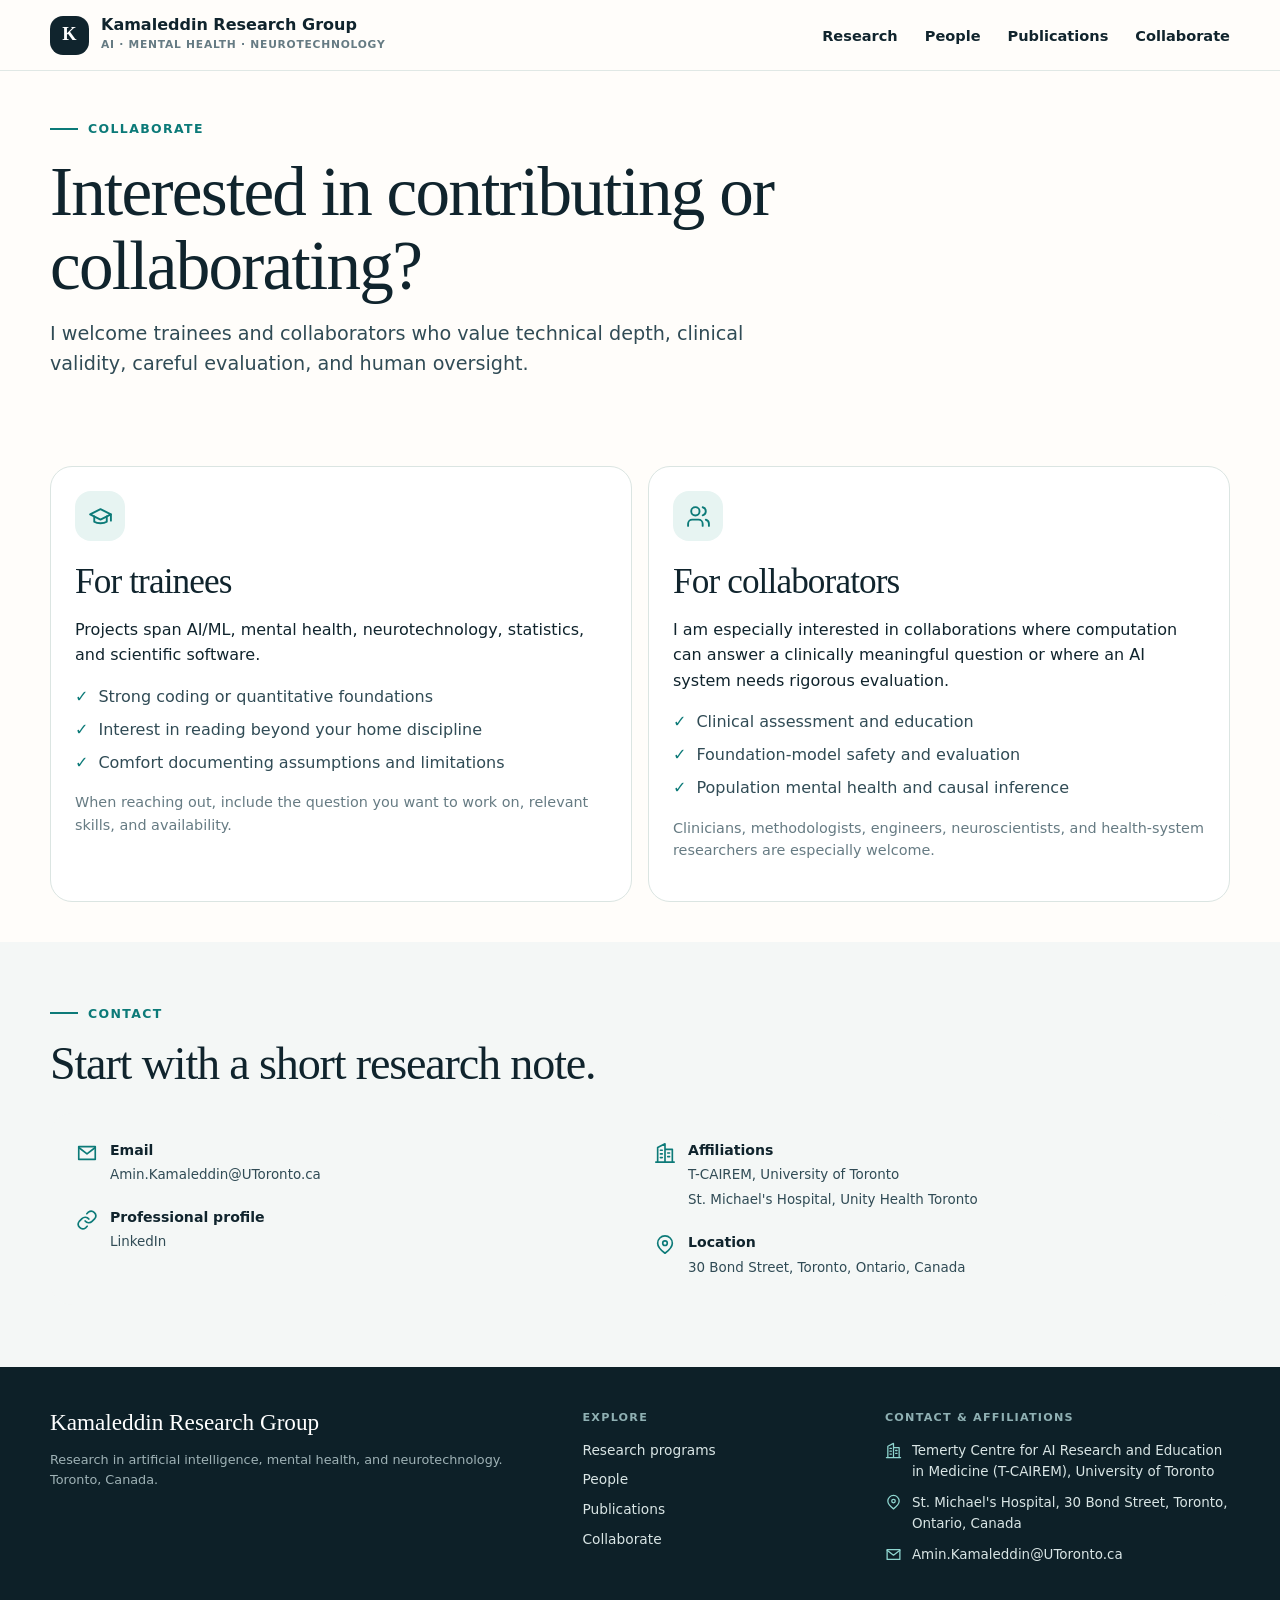
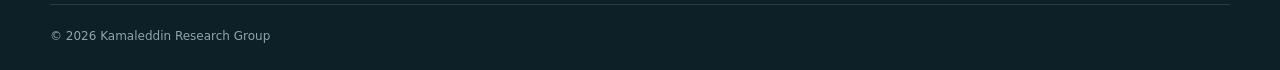
<file: join.html>
<!DOCTYPE html>

<html lang="en"><head><meta charset="utf-8"/><meta content="width=device-width,initial-scale=1" name="viewport"/><title>Collaborate | Kamaleddin Research Group</title><meta content="Research opportunities and collaboration in AI, mental health, and neurotechnology in Toronto." name="description"/><link href="https://kamaleddinlab.github.io/join.html" rel="canonical"/><link href="assets/img/favicon.svg" rel="icon"/><link href="assets/css/site.css" rel="stylesheet"/><meta content="Collaborate | Kamaleddin Research Group" property="og:title"/><meta content="Research opportunities and collaboration in AI, mental health, and neurotechnology in Toronto." property="og:description"/><meta content="https://kamaleddinlab.github.io/assets/img/social-card.png" property="og:image"/><meta content="website" property="og:type"/><meta content="summary_large_image" name="twitter:card"/><meta content="https://kamaleddinlab.github.io/join.html" property="og:url"/></head><body><header class="site-header"><div class="container nav"><a class="brand" href="index.html"><span class="brand-mark">K</span><span class="brand-copy"><strong>Kamaleddin Research Group</strong><span>AI · Mental Health · Neurotechnology</span></span></a><nav class="nav-links"><a href="research.html">Research</a><a href="people.html">People</a><a href="publications.html">Publications</a><a href="join.html">Collaborate</a></nav><button aria-label="Open navigation" class="nav-toggle"><span data-icon="network"></span></button></div></header>
<main><section class="page-hero"><div class="container"><div class="eyebrow">Collaborate</div><h1>Interested in contributing or collaborating?</h1><p class="lead">I welcome trainees and collaborators who value technical depth, clinical validity, careful evaluation, and human oversight.</p></div></section><section class="section-sm"><div class="container"><div class="join-grid"><div class="join-card"><div class="program-icon"><span data-icon="grad"></span></div><h2>For trainees</h2><p>Projects span AI/ML, mental health, neurotechnology, statistics, and scientific software.</p><ul><li>Strong coding or quantitative foundations</li><li>Interest in reading beyond your home discipline</li><li>Comfort documenting assumptions and limitations</li></ul><p class="small muted">When reaching out, include the question you want to work on, relevant skills, and availability.</p></div><div class="join-card"><div class="program-icon"><span data-icon="users"></span></div><h2>For collaborators</h2><p>I am especially interested in collaborations where computation can answer a clinically meaningful question or where an AI system needs rigorous evaluation.</p><ul><li>Clinical assessment and education</li><li>Foundation-model safety and evaluation</li><li>Population mental health and causal inference</li></ul><p class="small muted">Clinicians, methodologists, engineers, neuroscientists, and health-system researchers are especially welcome.</p></div></div></div></section><section class="section section-tint"><div class="container"><div class="section-head"><div><div class="eyebrow">Contact</div><h2>Start with a short research note.</h2></div></div><div class="contact-box"><div><div class="contact-item"><span data-icon="mail"></span><div><b>Email</b><a href="mailto:Amin.Kamaleddin@UToronto.ca">Amin.Kamaleddin@UToronto.ca</a></div></div><div class="contact-item" style="margin-top:20px"><span data-icon="link"></span><div><b>Professional profile</b><a href="https://ca.linkedin.com/in/kamaleddin" target="_blank">LinkedIn</a></div></div></div><div><div class="contact-item"><span data-icon="building"></span><div><b>Affiliations</b><span>T-CAIREM, University of Toronto<br/>St. Michael's Hospital, Unity Health Toronto</span></div></div><div class="contact-item" style="margin-top:20px"><span data-icon="map"></span><div><b>Location</b><span>30 Bond Street, Toronto, Ontario, Canada</span></div></div></div></div></div></section></main><footer class="site-footer"><div class="container"><div class="footer-grid"><div><div class="footer-brand">Kamaleddin Research Group</div><div class="footer-small">Research in artificial intelligence, mental health, and neurotechnology. Toronto, Canada.</div></div><div><div class="footer-title">Explore</div><div class="footer-list"><a href="research.html">Research programs</a><a href="people.html">People</a><a href="publications.html">Publications</a><a href="join.html">Collaborate</a></div></div><div><div class="footer-title">Contact &amp; affiliations</div><div class="address-line"><span data-icon="building"></span><span>Temerty Centre for AI Research and Education in Medicine (T-CAIREM), University of Toronto</span></div><div class="address-line"><span data-icon="map"></span><span>St. Michael's Hospital, 30 Bond Street, Toronto, Ontario, Canada</span></div><div class="address-line"><span data-icon="mail"></span><a href="mailto:Amin.Kamaleddin@UToronto.ca">Amin.Kamaleddin@UToronto.ca</a></div></div></div><div class="footer-bottom"><div>© 2026 Kamaleddin Research Group</div></div></div></footer><script src="assets/js/site.js"></script></body></html>
</file>
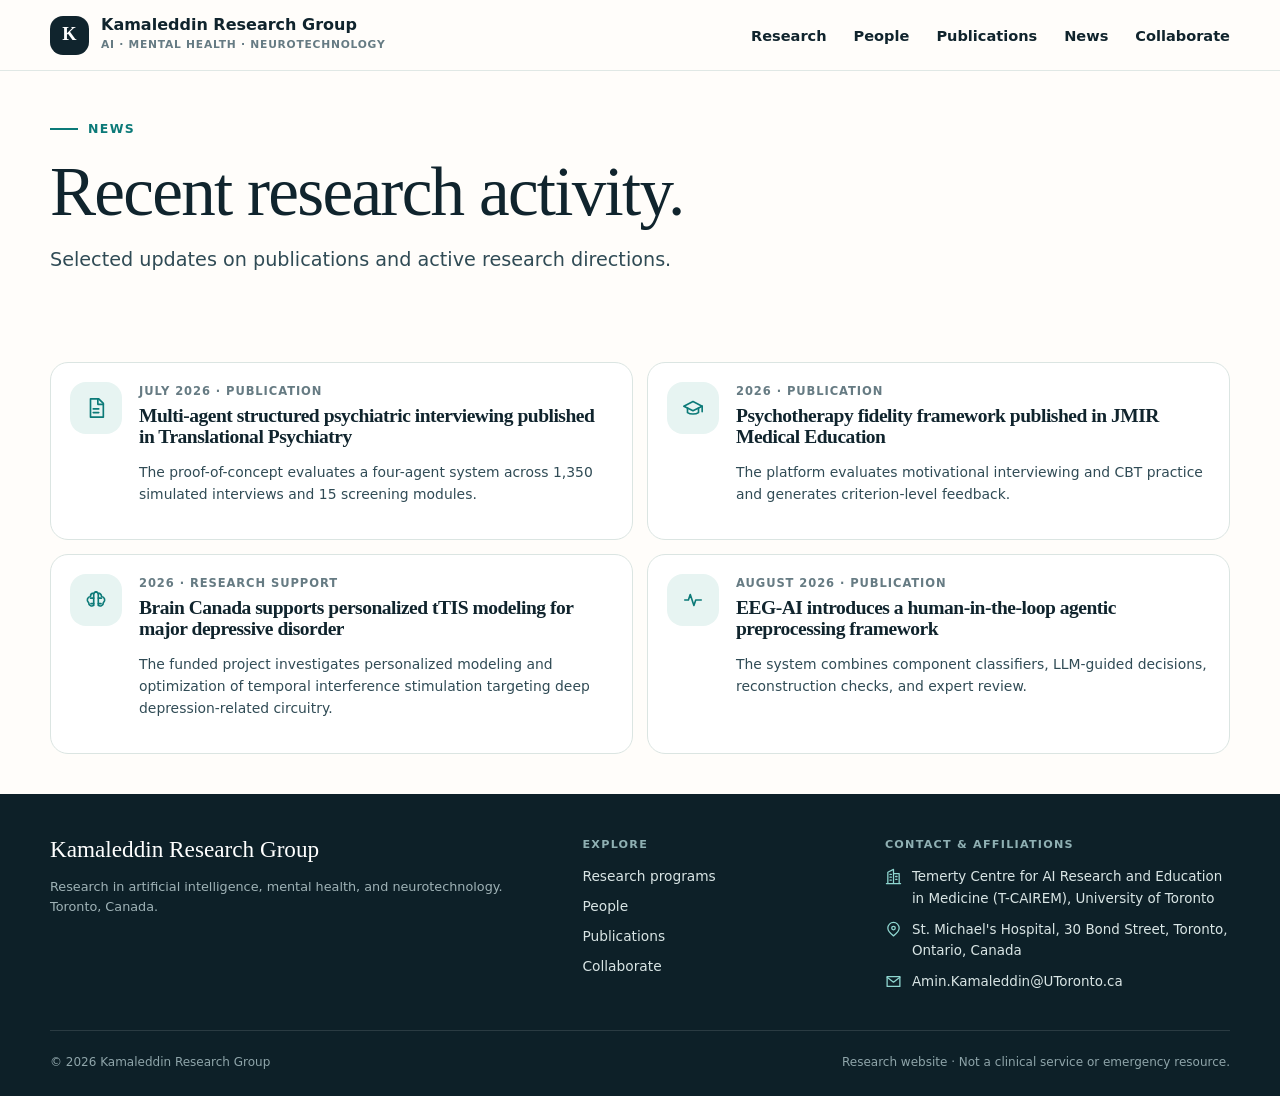
<file: news.html>
<!DOCTYPE html>
<html lang="en"><head><meta charset="utf-8"/><meta content="width=device-width,initial-scale=1" name="viewport"/><title>News | Kamaleddin Research Group</title><meta content="Recent publications, funded directions, and research activity." name="description"/><link href="https://kamaleddinlab.github.io/news.html" rel="canonical"/><link href="assets/img/favicon.svg" rel="icon"/><link href="assets/css/site.css" rel="stylesheet"/><meta content="News | Kamaleddin Research Group" property="og:title"/><meta content="Recent publications, funded directions, and research activity." property="og:description"/><meta content="https://kamaleddinlab.github.io/assets/img/social-card.png" property="og:image"/><meta content="website" property="og:type"/><meta content="summary_large_image" name="twitter:card"/><meta content="https://kamaleddinlab.github.io/news.html" property="og:url"/></head><body><header class="site-header"><div class="container nav"><a class="brand" href="index.html"><span class="brand-mark">K</span><span class="brand-copy"><strong>Kamaleddin Research Group</strong><span>AI · Mental Health · Neurotechnology</span></span></a><nav class="nav-links"><a href="research.html">Research</a><a href="people.html">People</a><a href="publications.html">Publications</a><a href="news.html">News</a><a href="join.html">Collaborate</a></nav><button aria-label="Open navigation" class="nav-toggle"><span data-icon="network"></span></button></div></header>
<main><section class="page-hero"><div class="container"><div class="eyebrow">News</div><h1>Recent research activity.</h1><p class="lead">Selected updates on publications and active research directions.</p></div></section><section class="section-sm"><div class="container"><div class="news-grid"><a class="news-card" href="https://doi.org/10.1038/s41398-026-04335-5" target="_blank"><div class="news-icon"><span data-icon="file"></span></div><div><div class="news-date">July 2026 · Publication</div><h3>Multi-agent structured psychiatric interviewing published in Translational Psychiatry</h3><p>The proof-of-concept evaluates a four-agent system across 1,350 simulated interviews and 15 screening modules.</p></div></a><a class="news-card" href="https://doi.org/10.2196/92964" target="_blank"><div class="news-icon"><span data-icon="grad"></span></div><div><div class="news-date">2026 · Publication</div><h3>Psychotherapy fidelity framework published in JMIR Medical Education</h3><p>The platform evaluates motivational interviewing and CBT practice and generates criterion-level feedback.</p></div></a><a class="news-card" href="https://braincanada.ca/funded-grants/rising-star-award-in-mental-health-research-in-memory-of-vivian-distler" target="_blank"><div class="news-icon"><span data-icon="brain"></span></div><div><div class="news-date">2026 · Research support</div><h3>Brain Canada supports personalized tTIS modeling for major depressive disorder</h3><p>The funded project investigates personalized modeling and optimization of temporal interference stimulation targeting deep depression-related circuitry.</p></div></a><a class="news-card" href="https://doi.org/10.1016/j.jneumeth.2026.110759" target="_blank"><div class="news-icon"><span data-icon="activity"></span></div><div><div class="news-date">August 2026 · Publication</div><h3>EEG-AI introduces a human-in-the-loop agentic preprocessing framework</h3><p>The system combines component classifiers, LLM-guided decisions, reconstruction checks, and expert review.</p></div></a></div></div></section></main><footer class="site-footer"><div class="container"><div class="footer-grid"><div><div class="footer-brand">Kamaleddin Research Group</div><div class="footer-small">Research in artificial intelligence, mental health, and neurotechnology. Toronto, Canada.</div></div><div><div class="footer-title">Explore</div><div class="footer-list"><a href="research.html">Research programs</a><a href="people.html">People</a><a href="publications.html">Publications</a><a href="join.html">Collaborate</a></div></div><div><div class="footer-title">Contact &amp; affiliations</div><div class="address-line"><span data-icon="building"></span><span>Temerty Centre for AI Research and Education in Medicine (T-CAIREM), University of Toronto</span></div><div class="address-line"><span data-icon="map"></span><span>St. Michael's Hospital, 30 Bond Street, Toronto, Ontario, Canada</span></div><div class="address-line"><span data-icon="mail"></span><a href="mailto:Amin.Kamaleddin@UToronto.ca">Amin.Kamaleddin@UToronto.ca</a></div></div></div><div class="footer-bottom"><div>© 2026 Kamaleddin Research Group</div><span>Research website · Not a clinical service or emergency resource.</span></div></div></footer><script src="assets/js/site.js"></script></body></html>
</file>
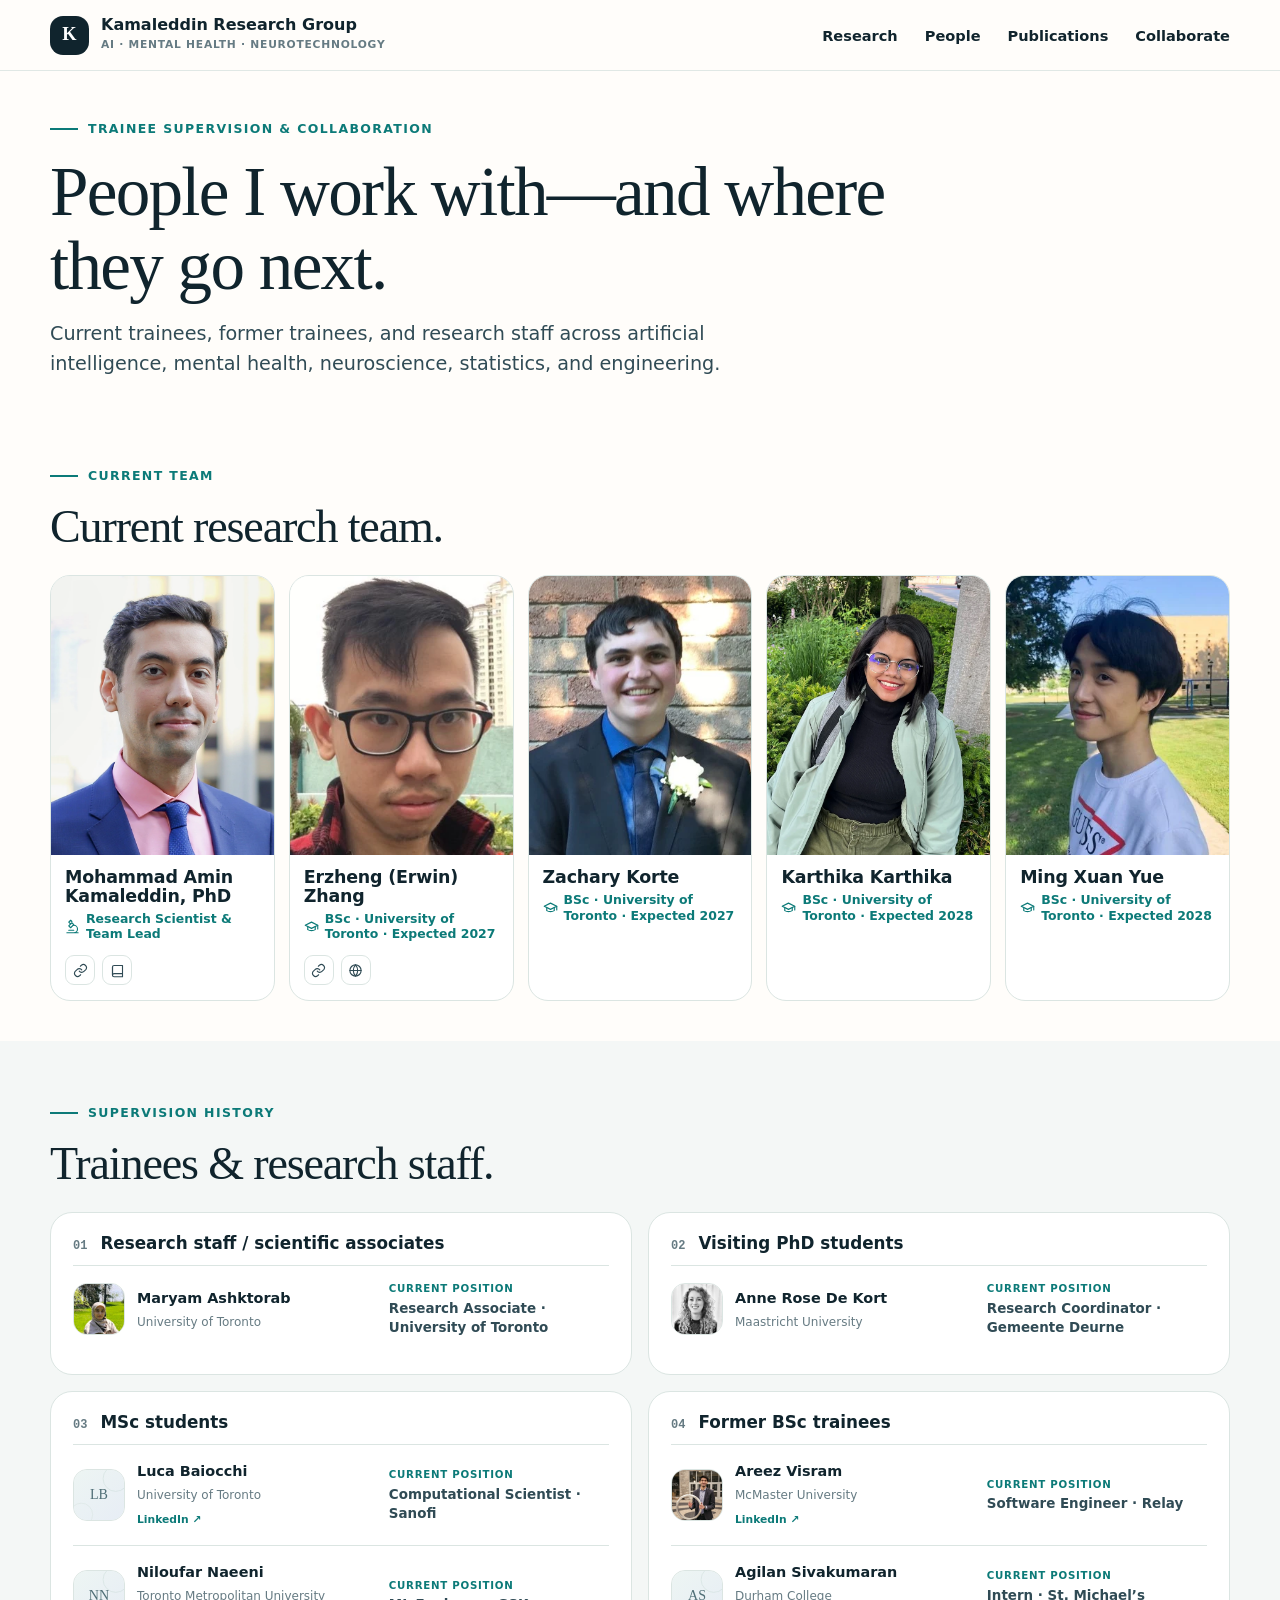
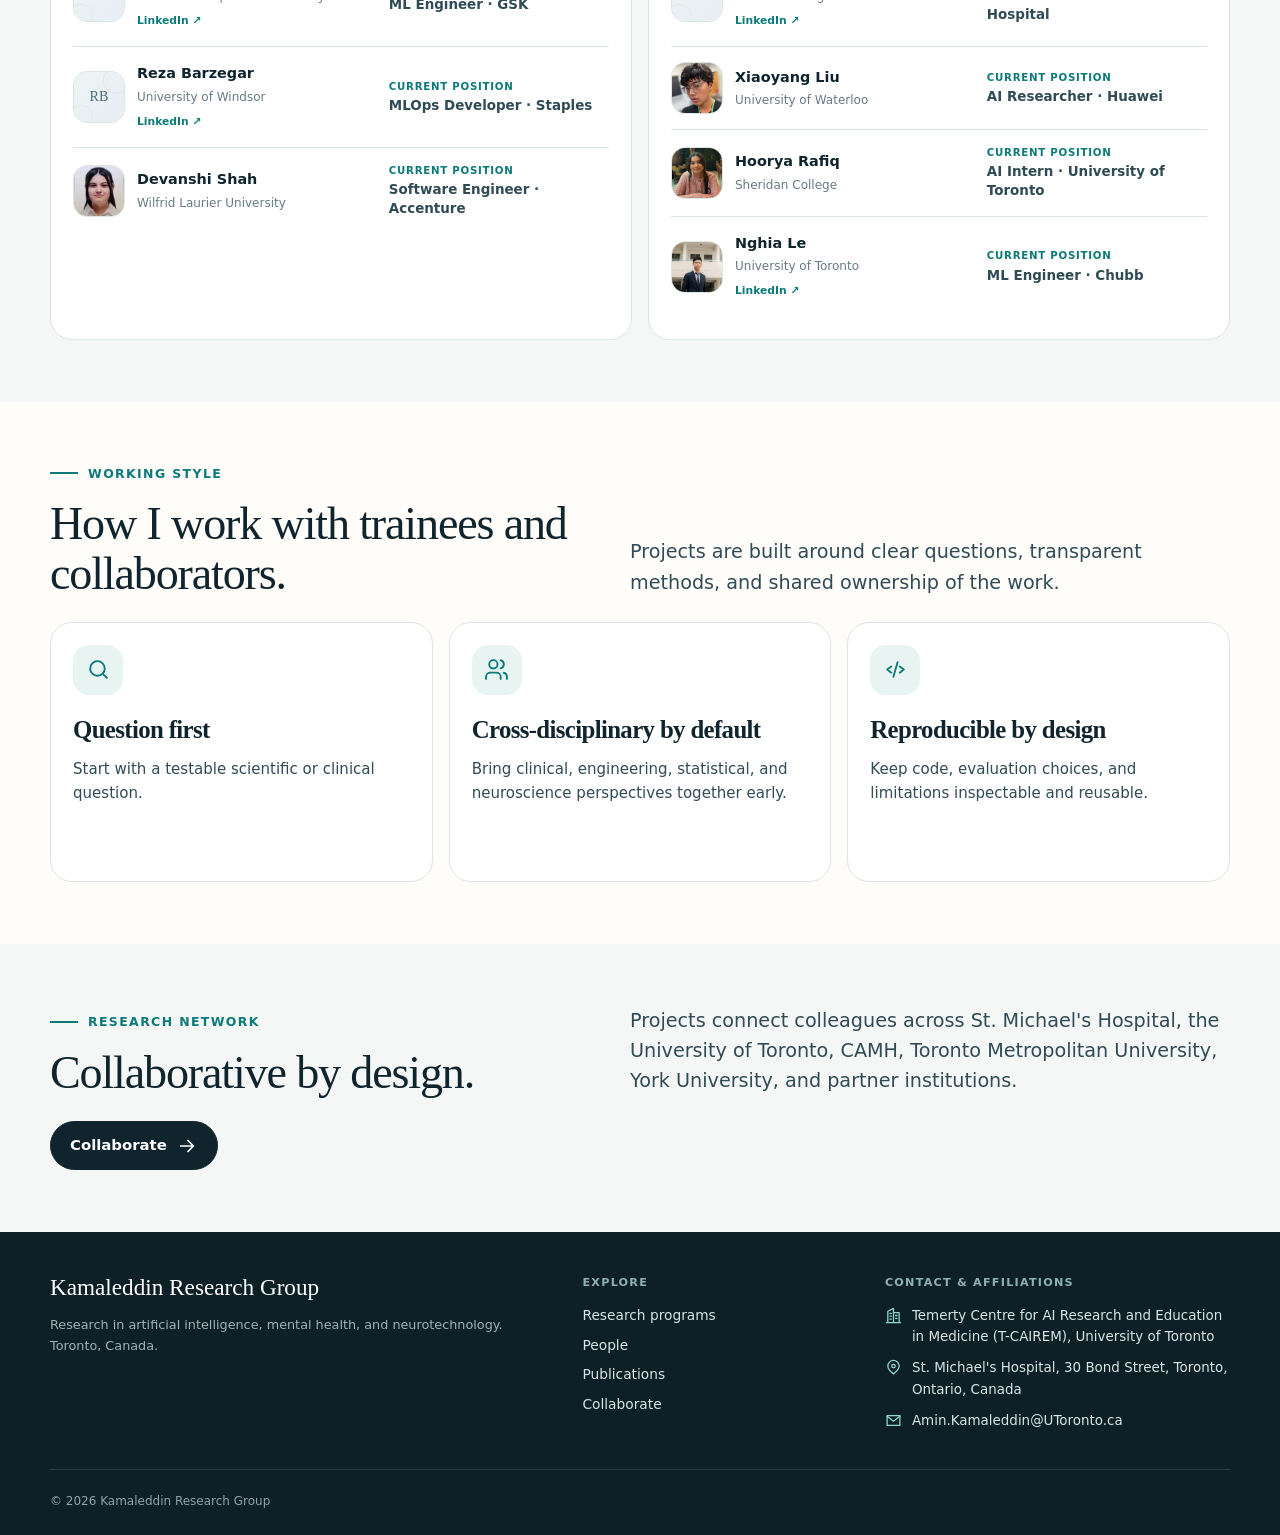
<file: people.html>
<!DOCTYPE html>

<html lang="en"><head><meta charset="utf-8"/><meta content="width=device-width,initial-scale=1" name="viewport"/><title>People | Kamaleddin Research Group</title><meta content="Current and former trainees, research staff, and collaborators across the Kamaleddin research program in Toronto." name="description"/><link href="https://kamaleddinlab.github.io/people.html" rel="canonical"/><link href="assets/img/favicon.svg" rel="icon"/><link href="assets/css/site.css" rel="stylesheet"/><meta content="People | Kamaleddin Research Group" property="og:title"/><meta content="Current and former trainees, research staff, and collaborators across the Kamaleddin research program in Toronto." property="og:description"/><meta content="https://kamaleddinlab.github.io/assets/img/social-card.png" property="og:image"/><meta content="website" property="og:type"/><meta content="summary_large_image" name="twitter:card"/><meta content="https://kamaleddinlab.github.io/people.html" property="og:url"/></head><body><header class="site-header"><div class="container nav"><a class="brand" href="index.html"><span class="brand-mark">K</span><span class="brand-copy"><strong>Kamaleddin Research Group</strong><span>AI · Mental Health · Neurotechnology</span></span></a><nav class="nav-links"><a href="research.html">Research</a><a href="people.html">People</a><a href="publications.html">Publications</a><a href="join.html">Collaborate</a></nav><button aria-label="Open navigation" class="nav-toggle"><span data-icon="network"></span></button></div></header>
<main>
<section class="page-hero"><div class="container"><div class="eyebrow">Trainee supervision &amp; collaboration</div><h1>People I work with—and where they go next.</h1><p class="lead">Current trainees, former trainees, and research staff across artificial intelligence, mental health, neuroscience, statistics, and engineering.</p></div></section>
<section class="section-sm"><div class="container"><div class="section-head"><div><div class="eyebrow">Current team</div><h2>Current research team.</h2></div></div>
<div class="team-grid team-grid-five">
<div class="person-card"><div class="person-photo"><img alt="Mohammad Amin Kamaleddin" onerror="this.onerror=null;this.src='assets/img/amin-kamaleddin.svg'" src="assets/img/amin-kamaleddin.webp"/></div><div class="person-copy"><h3>Mohammad Amin Kamaleddin, PhD</h3><div class="role"><span data-icon="microscope"></span>Research Scientist &amp; Team Lead</div><div class="person-links"><a aria-label="Mohammad Amin Kamaleddin on LinkedIn" class="mini-link" href="https://ca.linkedin.com/in/kamaleddin" target="_blank"><span data-icon="link"></span></a><a aria-label="Mohammad Amin Kamaleddin on Google Scholar" class="mini-link" href="https://scholar.google.com/citations?user=uDxFAsYAAAAJ&amp;hl=en" target="_blank"><span data-icon="book"></span></a></div></div></div>
<div class="person-card"><div class="person-photo"><img alt="Erzheng (Erwin) Zhang" onerror="this.onerror=null;this.src='assets/img/erwin-zhang.svg'" src="assets/img/erwin-zhang.webp"/></div><div class="person-copy"><h3>Erzheng (Erwin) Zhang</h3><div class="role"><span data-icon="grad"></span>BSc · University of Toronto · Expected 2027</div><div class="person-links"><a aria-label="Erwin Zhang on LinkedIn" class="mini-link" href="https://ca.linkedin.com/in/erwinzhang" target="_blank"><span data-icon="link"></span></a><a aria-label="Erwin Zhang personal website" class="mini-link" href="https://erwinzhang.com/" target="_blank"><span data-icon="globe"></span></a></div></div></div>
<div class="person-card"><div class="person-photo"><img alt="Zachary Korte" onerror="this.onerror=null;this.src='assets/img/zachary-korte.svg'" src="assets/img/zachary-korte.webp"/></div><div class="person-copy"><h3>Zachary Korte</h3><div class="role"><span data-icon="grad"></span>BSc · University of Toronto · Expected 2027</div></div></div>
<div class="person-card"><div class="person-photo"><img alt="Karthika Karthika" onerror="this.onerror=null;this.src='assets/img/karthika-karthika.svg'" src="assets/img/karthika-karthika.webp"/></div><div class="person-copy"><h3>Karthika Karthika</h3><div class="role"><span data-icon="grad"></span>BSc · University of Toronto · Expected 2028</div></div></div>
<div class="person-card"><div class="person-photo"><img alt="Ming Xuan Yue" onerror="this.onerror=null;this.src='assets/img/ming-xuan-yue.svg'" src="assets/img/ming-xuan-yue.webp"/></div><div class="person-copy"><h3>Ming Xuan Yue</h3><div class="role"><span data-icon="grad"></span>BSc · University of Toronto · Expected 2028</div></div></div>
</div></div></section>
<section class="section section-tint" id="supervision-history"><div class="container"><div class="section-head"><div><div class="eyebrow">Supervision history</div><h2>Trainees &amp; research staff.</h2></div></div>
<div class="supervision-groups">
<section class="supervision-group"><div class="supervision-group-head"><span class="program-number">01</span><h3>Research staff / scientific associates</h3></div><div class="trainee-list">
<div class="trainee-row"><div class="trainee-media"><div class="trainee-avatar"><img alt="Maryam Ashktorab" loading="lazy" onerror="this.onerror=null;this.src='assets/img/trainees/maryam-ashktorab.svg'" src="assets/img/trainees/maryam-ashktorab.webp"/></div><div class="trainee-info"><strong>Maryam Ashktorab</strong><span>University of Toronto</span></div></div><div class="trainee-destination"><span>Current position</span>Research Associate · University of Toronto</div></div>
</div></section>
<section class="supervision-group"><div class="supervision-group-head"><span class="program-number">02</span><h3>Visiting PhD students</h3></div><div class="trainee-list">
<div class="trainee-row"><div class="trainee-media"><div class="trainee-avatar"><img alt="Anne Rose De Kort" loading="lazy" onerror="this.onerror=null;this.src='assets/img/trainees/anne-rose-de-kort.svg'" src="assets/img/trainees/anne-rose-de-kort.webp"/></div><div class="trainee-info"><strong>Anne Rose De Kort</strong><span>Maastricht University</span></div></div><div class="trainee-destination"><span>Current position</span>Research Coordinator · Gemeente Deurne</div></div>
</div></section>
<section class="supervision-group"><div class="supervision-group-head"><span class="program-number">03</span><h3>MSc students</h3></div><div class="trainee-list">
<div class="trainee-row"><div class="trainee-media"><div class="trainee-avatar"><img alt="Luca Baiocchi profile photo" loading="lazy" onerror="this.onerror=null;this.src='assets/img/trainees/luca-baiocchi.svg'" referrerpolicy="no-referrer" src="https://unavatar.io/linkedin/user:luca-baiocchi?size=400&amp;fallback=false"/></div><div class="trainee-info"><strong>Luca Baiocchi</strong><span>University of Toronto</span><a aria-label="Luca Baiocchi on LinkedIn" class="trainee-profile-link" href="https://ca.linkedin.com/in/luca-baiocchi" rel="noopener" target="_blank">LinkedIn ↗</a></div></div><div class="trainee-destination"><span>Current position</span>Computational Scientist · Sanofi</div></div>
<div class="trainee-row"><div class="trainee-media"><div class="trainee-avatar"><img alt="Niloufar Naeeni profile photo" loading="lazy" onerror="this.onerror=null;this.src='assets/img/trainees/niloufar-naeeni.svg'" referrerpolicy="no-referrer" src="https://unavatar.io/linkedin/user:niloufar-naeeni?size=400&amp;fallback=false"/></div><div class="trainee-info"><strong>Niloufar Naeeni</strong><span>Toronto Metropolitan University</span><a aria-label="Niloufar Naeeni on LinkedIn" class="trainee-profile-link" href="https://ca.linkedin.com/in/niloufar-naeeni" rel="noopener" target="_blank">LinkedIn ↗</a></div></div><div class="trainee-destination"><span>Current position</span>ML Engineer · GSK</div></div>
<div class="trainee-row"><div class="trainee-media"><div class="trainee-avatar"><img alt="Reza Barzegar profile photo" loading="lazy" onerror="this.onerror=null;this.src='assets/img/trainees/reza-barzegar.svg'" referrerpolicy="no-referrer" src="https://unavatar.io/linkedin/user:rezabarzegar99?size=400&amp;fallback=false"/></div><div class="trainee-info"><strong>Reza Barzegar</strong><span>University of Windsor</span><a aria-label="Reza Barzegar on LinkedIn" class="trainee-profile-link" href="https://ca.linkedin.com/in/rezabarzegar99" rel="noopener" target="_blank">LinkedIn ↗</a></div></div><div class="trainee-destination"><span>Current position</span>MLOps Developer · Staples</div></div>
<div class="trainee-row"><div class="trainee-media"><div class="trainee-avatar"><img alt="Devanshi Shah" loading="lazy" onerror="this.onerror=null;this.src='assets/img/trainees/devanshi-shah.svg'" src="assets/img/trainees/devanshi-shah.webp"/></div><div class="trainee-info"><strong>Devanshi Shah</strong><span>Wilfrid Laurier University</span></div></div><div class="trainee-destination"><span>Current position</span>Software Engineer · Accenture</div></div>
</div></section>
<section class="supervision-group"><div class="supervision-group-head"><span class="program-number">04</span><h3>Former BSc trainees</h3></div><div class="trainee-list">
<div class="trainee-row"><div class="trainee-media"><div class="trainee-avatar"><img alt="Areez Visram profile photo" loading="lazy" onerror="this.onerror=null;this.src='assets/img/trainees/areez-visram.svg'" src="assets/img/trainees/areez-visram.webp"/></div><div class="trainee-info"><strong>Areez Visram</strong><span>McMaster University</span><a aria-label="Areez Visram on LinkedIn" class="trainee-profile-link" href="https://ca.linkedin.com/in/areezvisram" rel="noopener" target="_blank">LinkedIn ↗</a></div></div><div class="trainee-destination"><span>Current position</span>Software Engineer · Relay</div></div>
<div class="trainee-row"><div class="trainee-media"><div class="trainee-avatar"><img alt="Agilan Sivakumaran profile photo" loading="lazy" onerror="this.onerror=null;this.src='assets/img/trainees/agilan-sivakumaran.svg'" referrerpolicy="no-referrer" src="https://unavatar.io/linkedin/user:agilan-sivakumaran?size=400&amp;fallback=false"/></div><div class="trainee-info"><strong>Agilan Sivakumaran</strong><span>Durham College</span><a aria-label="Agilan Sivakumaran on LinkedIn" class="trainee-profile-link" href="https://ca.linkedin.com/in/agilan-sivakumaran" rel="noopener" target="_blank">LinkedIn ↗</a></div></div><div class="trainee-destination"><span>Current position</span>Intern · St. Michael’s Hospital</div></div>
<div class="trainee-row"><div class="trainee-media"><div class="trainee-avatar"><img alt="Xiaoyang Liu" loading="lazy" onerror="this.onerror=null;this.src='assets/img/trainees/xiaoyang-liu.svg'" src="assets/img/trainees/xiaoyang-liu.webp"/></div><div class="trainee-info"><strong>Xiaoyang Liu</strong><span>University of Waterloo</span></div></div><div class="trainee-destination"><span>Current position</span>AI Researcher · Huawei</div></div>
<div class="trainee-row"><div class="trainee-media"><div class="trainee-avatar"><img alt="Hoorya Rafiq" loading="lazy" onerror="this.onerror=null;this.src='assets/img/trainees/hoorya-rafiq.svg'" src="assets/img/trainees/hoorya-rafiq.webp"/></div><div class="trainee-info"><strong>Hoorya Rafiq</strong><span>Sheridan College</span></div></div><div class="trainee-destination"><span>Current position</span>AI Intern · University of Toronto</div></div>
<div class="trainee-row"><div class="trainee-media"><div class="trainee-avatar"><img alt="Nghia Le profile photo" loading="lazy" onerror="this.onerror=null;this.src='assets/img/trainees/nghia-le.svg'" src="assets/img/trainees/nghia-le.webp"/></div><div class="trainee-info"><strong>Nghia Le</strong><span>University of Toronto</span><a aria-label="Nghia Le on LinkedIn" class="trainee-profile-link" href="https://ca.linkedin.com/in/nghiale0811" rel="noopener" target="_blank">LinkedIn ↗</a></div></div><div class="trainee-destination"><span>Current position</span>ML Engineer · Chubb</div></div>
</div></section>
</div></div></section>
<section class="section"><div class="container"><div class="section-head"><div><div class="eyebrow">Working style</div><h2>How I work with trainees and collaborators.</h2></div><p class="lead">Projects are built around clear questions, transparent methods, and shared ownership of the work.</p></div><div class="program-grid"><div class="program"><div class="program-icon"><span data-icon="search"></span></div><h3>Question first</h3><p>Start with a testable scientific or clinical question.</p></div><div class="program"><div class="program-icon"><span data-icon="users"></span></div><h3>Cross-disciplinary by default</h3><p>Bring clinical, engineering, statistical, and neuroscience perspectives together early.</p></div><div class="program"><div class="program-icon"><span data-icon="code"></span></div><h3>Reproducible by design</h3><p>Keep code, evaluation choices, and limitations inspectable and reusable.</p></div></div></div></section>
<section class="section section-tint"><div class="container"><div class="section-head"><div><div class="eyebrow">Research network</div><h2>Collaborative by design.</h2></div><p class="lead">Projects connect colleagues across St. Michael's Hospital, the University of Toronto, CAMH, Toronto Metropolitan University, York University, and partner institutions.</p></div><div class="actions"><a class="btn btn-primary" href="join.html">Collaborate <span data-icon="arrow"></span></a></div></div></section>
</main><footer class="site-footer"><div class="container"><div class="footer-grid"><div><div class="footer-brand">Kamaleddin Research Group</div><div class="footer-small">Research in artificial intelligence, mental health, and neurotechnology. Toronto, Canada.</div></div><div><div class="footer-title">Explore</div><div class="footer-list"><a href="research.html">Research programs</a><a href="people.html">People</a><a href="publications.html">Publications</a><a href="join.html">Collaborate</a></div></div><div><div class="footer-title">Contact &amp; affiliations</div><div class="address-line"><span data-icon="building"></span><span>Temerty Centre for AI Research and Education in Medicine (T-CAIREM), University of Toronto</span></div><div class="address-line"><span data-icon="map"></span><span>St. Michael's Hospital, 30 Bond Street, Toronto, Ontario, Canada</span></div><div class="address-line"><span data-icon="mail"></span><a href="mailto:Amin.Kamaleddin@UToronto.ca">Amin.Kamaleddin@UToronto.ca</a></div></div></div><div class="footer-bottom"><div>© 2026 Kamaleddin Research Group</div></div></div></footer><script src="assets/js/site.js"></script></body></html>
</file>
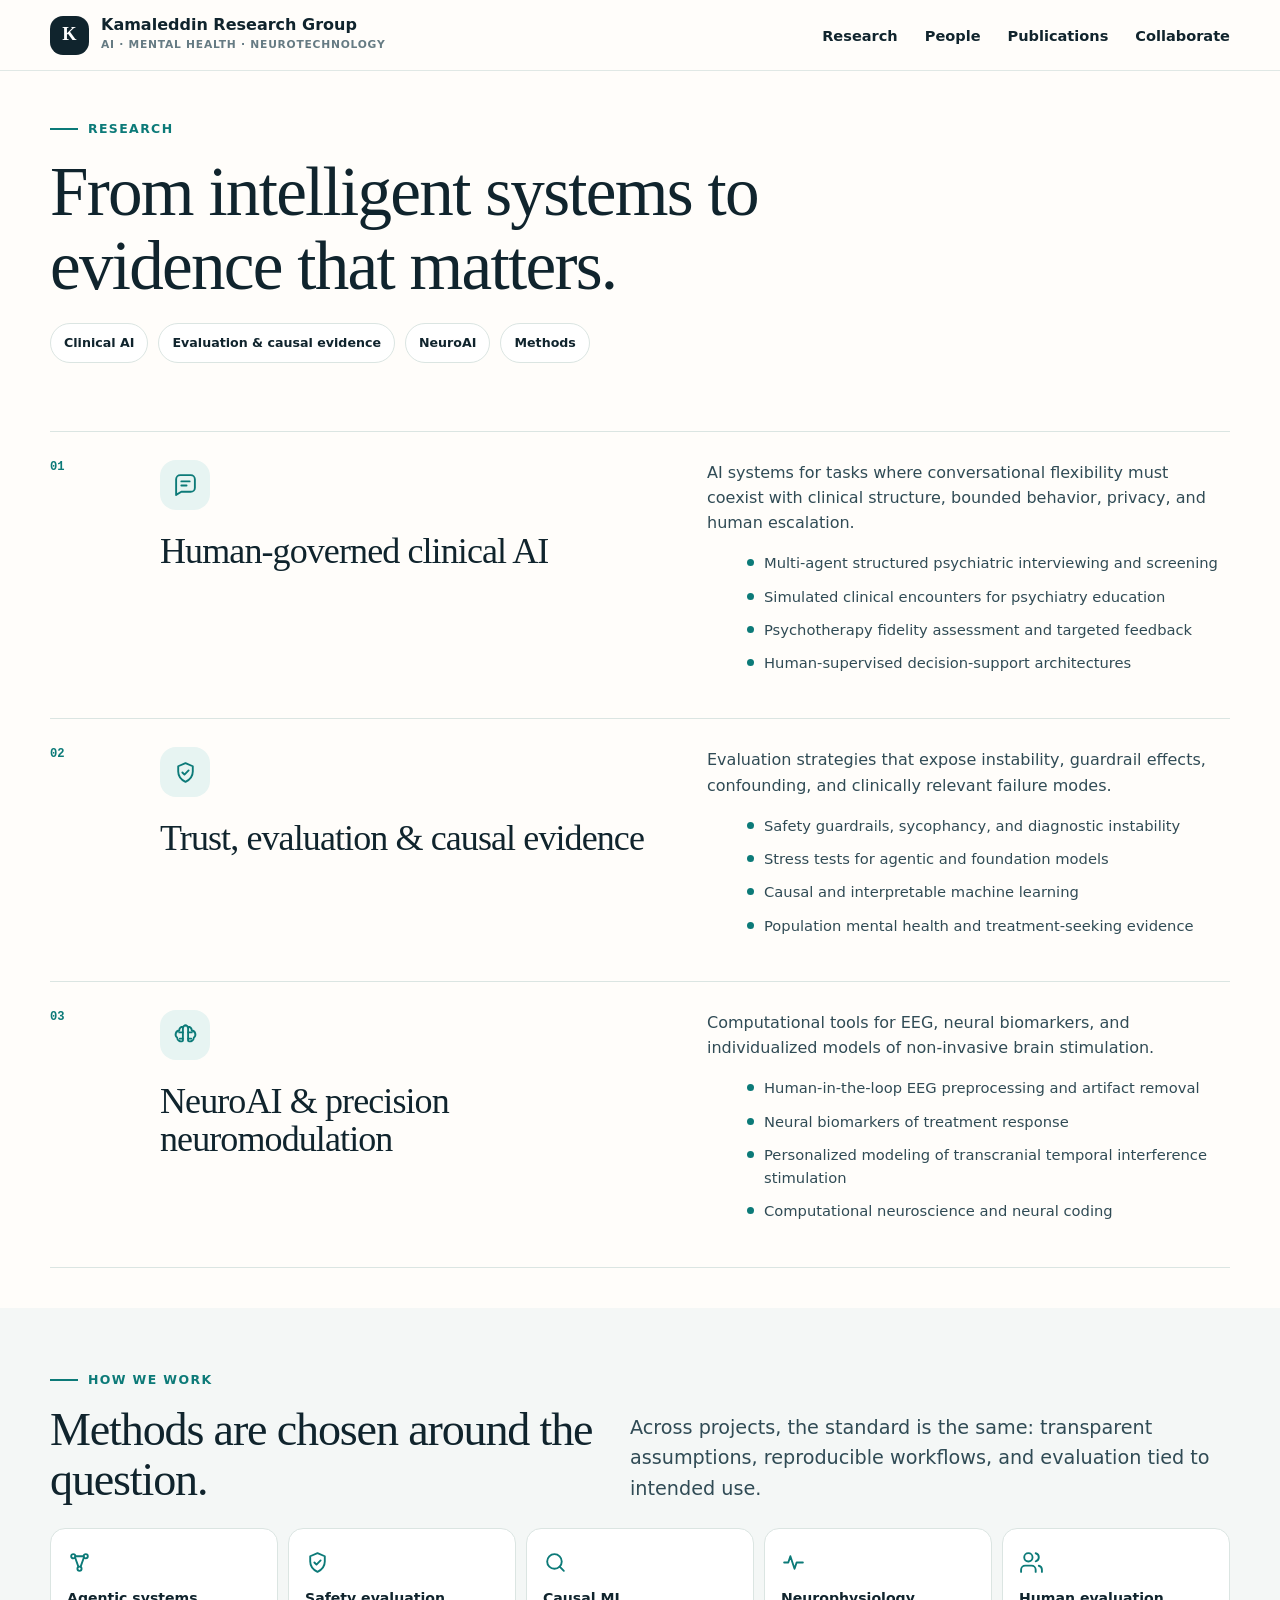
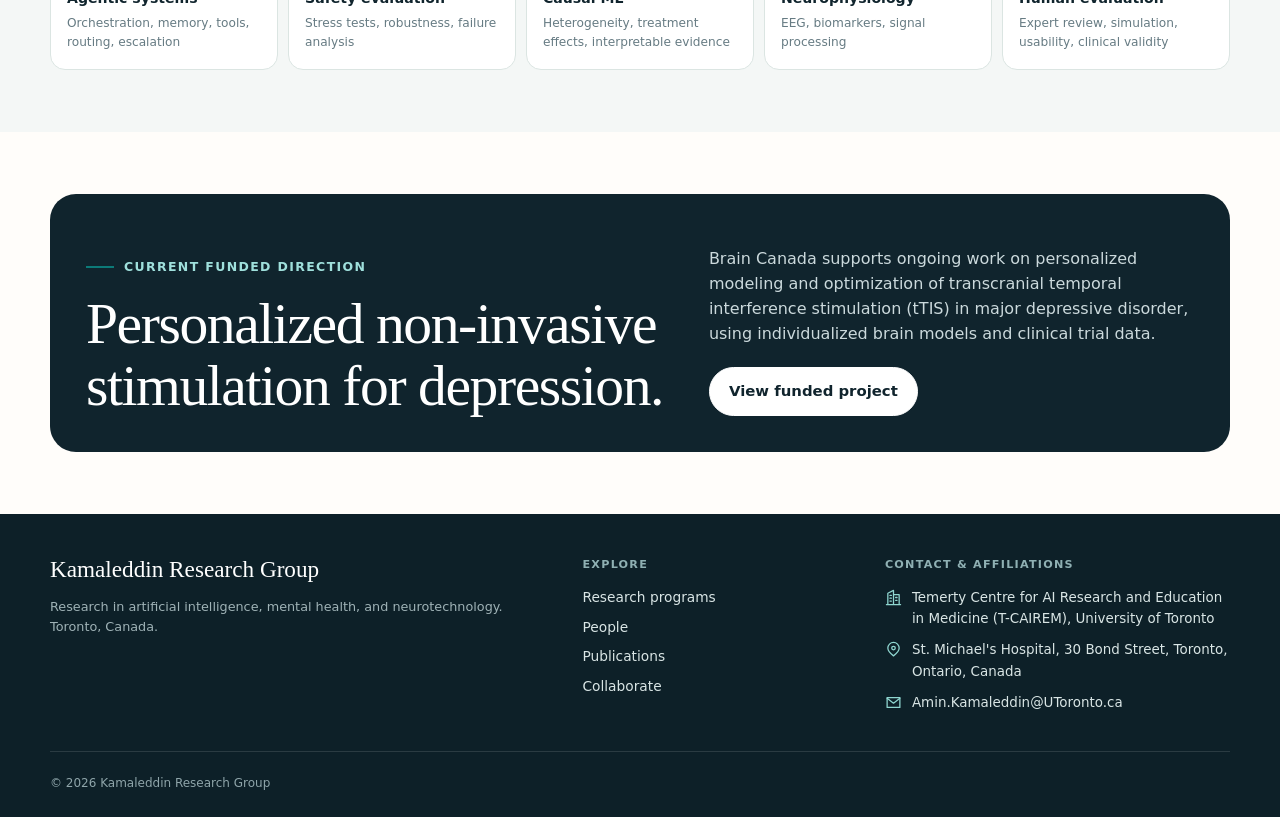
<file: research.html>
<!DOCTYPE html>

<html lang="en"><head><meta charset="utf-8"/><meta content="width=device-width,initial-scale=1" name="viewport"/><title>Research | Kamaleddin Research Group</title><meta content="Research programs in human-governed clinical AI, AI evaluation and causal evidence, and NeuroAI / precision neuromodulation." name="description"/><link href="https://kamaleddinlab.github.io/research.html" rel="canonical"/><link href="assets/img/favicon.svg" rel="icon"/><link href="assets/css/site.css" rel="stylesheet"/><meta content="Research | Kamaleddin Research Group" property="og:title"/><meta content="Research programs in human-governed clinical AI, AI evaluation and causal evidence, and NeuroAI / precision neuromodulation." property="og:description"/><meta content="https://kamaleddinlab.github.io/assets/img/social-card.png" property="og:image"/><meta content="website" property="og:type"/><meta content="summary_large_image" name="twitter:card"/><meta content="https://kamaleddinlab.github.io/research.html" property="og:url"/></head><body><header class="site-header"><div class="container nav"><a class="brand" href="index.html"><span class="brand-mark">K</span><span class="brand-copy"><strong>Kamaleddin Research Group</strong><span>AI · Mental Health · Neurotechnology</span></span></a><nav class="nav-links"><a href="research.html">Research</a><a href="people.html">People</a><a href="publications.html">Publications</a><a href="join.html">Collaborate</a></nav><button aria-label="Open navigation" class="nav-toggle"><span data-icon="network"></span></button></div></header>
<main><section class="page-hero"><div class="container"><div class="eyebrow">Research</div><h1>From intelligent systems to evidence that matters.</h1><div class="subnav"><a class="pill" href="#clinical-ai">Clinical AI</a><a class="pill" href="#evaluation">Evaluation &amp; causal evidence</a><a class="pill" href="#neuroai">NeuroAI</a><a class="pill" href="#methods">Methods</a></div></div></section>
<section class="section-sm"><div class="container"><div class="research-block" id="clinical-ai"><div class="research-index">01</div><div><div class="program-icon"><span data-icon="chat"></span></div><h2>Human-governed clinical AI</h2></div><div><p>AI systems for tasks where conversational flexibility must coexist with clinical structure, bounded behavior, privacy, and human escalation.</p><ul class="research-list"><li>Multi-agent structured psychiatric interviewing and screening</li><li>Simulated clinical encounters for psychiatry education</li><li>Psychotherapy fidelity assessment and targeted feedback</li><li>Human-supervised decision-support architectures</li></ul></div></div>
<div class="research-block" id="evaluation"><div class="research-index">02</div><div><div class="program-icon"><span data-icon="shield"></span></div><h2>Trust, evaluation &amp; causal evidence</h2></div><div><p>Evaluation strategies that expose instability, guardrail effects, confounding, and clinically relevant failure modes.</p><ul class="research-list"><li>Safety guardrails, sycophancy, and diagnostic instability</li><li>Stress tests for agentic and foundation models</li><li>Causal and interpretable machine learning</li><li>Population mental health and treatment-seeking evidence</li></ul></div></div>
<div class="research-block" id="neuroai"><div class="research-index">03</div><div><div class="program-icon"><span data-icon="brain"></span></div><h2>NeuroAI &amp; precision neuromodulation</h2></div><div><p>Computational tools for EEG, neural biomarkers, and individualized models of non-invasive brain stimulation.</p><ul class="research-list"><li>Human-in-the-loop EEG preprocessing and artifact removal</li><li>Neural biomarkers of treatment response</li><li>Personalized modeling of transcranial temporal interference stimulation</li><li>Computational neuroscience and neural coding</li></ul></div></div></div></section>
<section class="section section-tint" id="methods"><div class="container"><div class="section-head"><div><div class="eyebrow">How we work</div><h2>Methods are chosen around the question.</h2></div><p class="lead">Across projects, the standard is the same: transparent assumptions, reproducible workflows, and evaluation tied to intended use.</p></div><div class="methods-grid"><div class="method"><span data-icon="network"></span><b>Agentic systems</b><span>Orchestration, memory, tools, routing, escalation</span></div><div class="method"><span data-icon="shield"></span><b>Safety evaluation</b><span>Stress tests, robustness, failure analysis</span></div><div class="method"><span data-icon="search"></span><b>Causal ML</b><span>Heterogeneity, treatment effects, interpretable evidence</span></div><div class="method"><span data-icon="activity"></span><b>Neurophysiology</b><span>EEG, biomarkers, signal processing</span></div><div class="method"><span data-icon="users"></span><b>Human evaluation</b><span>Expert review, simulation, usability, clinical validity</span></div></div></div></section>
<section class="section"><div class="container"><div class="cta"><div><div class="eyebrow" style="color:#9fe0dc">Current funded direction</div><h2>Personalized non-invasive stimulation for depression.</h2></div><div><p>Brain Canada supports ongoing work on personalized modeling and optimization of transcranial temporal interference stimulation (tTIS) in major depressive disorder, using individualized brain models and clinical trial data.</p><div class="actions"><a class="btn btn-primary" href="https://braincanada.ca/funded-grants/rising-star-award-in-mental-health-research-in-memory-of-vivian-distler" target="_blank">View funded project</a></div></div></div></div></section></main><footer class="site-footer"><div class="container"><div class="footer-grid"><div><div class="footer-brand">Kamaleddin Research Group</div><div class="footer-small">Research in artificial intelligence, mental health, and neurotechnology. Toronto, Canada.</div></div><div><div class="footer-title">Explore</div><div class="footer-list"><a href="research.html">Research programs</a><a href="people.html">People</a><a href="publications.html">Publications</a><a href="join.html">Collaborate</a></div></div><div><div class="footer-title">Contact &amp; affiliations</div><div class="address-line"><span data-icon="building"></span><span>Temerty Centre for AI Research and Education in Medicine (T-CAIREM), University of Toronto</span></div><div class="address-line"><span data-icon="map"></span><span>St. Michael's Hospital, 30 Bond Street, Toronto, Ontario, Canada</span></div><div class="address-line"><span data-icon="mail"></span><a href="mailto:Amin.Kamaleddin@UToronto.ca">Amin.Kamaleddin@UToronto.ca</a></div></div></div><div class="footer-bottom"><div>© 2026 Kamaleddin Research Group</div></div></div></footer><script src="assets/js/site.js"></script></body></html>
</file>
<file: assets/css/site.css>
:root{
  --ink:#10242d; --ink-2:#304b55; --muted:#667b83; --paper:#fffdfa; --wash:#f4f7f6;
  --line:#dbe5e2; --teal:#0c7a78; --teal-2:#e7f4f2; --blue:#2d5f9a; --coral:#d96d4f;
  --gold:#b28b3c; --white:#fff; --shadow:0 18px 50px rgba(26,58,65,.09);
  --radius:22px; --container:1180px;
}
*{box-sizing:border-box} html{scroll-behavior:smooth} body{margin:0;background:var(--paper);color:var(--ink);font-family:Inter,ui-sans-serif,system-ui,-apple-system,BlinkMacSystemFont,"Segoe UI",sans-serif;line-height:1.58;-webkit-font-smoothing:antialiased}
a{color:inherit;text-decoration:none} img{max-width:100%;display:block} button,input{font:inherit}
.container{width:min(var(--container),calc(100% - 48px));margin:auto}.section{padding:62px 0}.section-sm{padding:40px 0}.section-tint{background:var(--wash)}
.eyebrow{display:flex;align-items:center;gap:10px;color:var(--teal);font-size:.78rem;letter-spacing:.11em;text-transform:uppercase;font-weight:800;margin-bottom:16px}.eyebrow:before{content:"";width:28px;height:2px;background:var(--teal)}
h1,h2,h3{font-family:Georgia,"Times New Roman",serif;line-height:1.07;letter-spacing:-.025em;margin:0} h1{font-size:clamp(2.8rem,5.6vw,5.5rem);font-weight:500} h2{font-size:clamp(2.05rem,3.6vw,3.7rem);font-weight:500} h3{font-size:1.55rem;font-weight:600}.lead{font-size:clamp(1.08rem,1.5vw,1.28rem);color:var(--ink-2);max-width:760px}.small{font-size:.9rem}.muted{color:var(--muted)}
.icon{width:22px;height:22px;display:inline-flex;flex:0 0 auto}.icon svg{width:100%;height:100%;stroke:currentColor;fill:none;stroke-width:1.8;stroke-linecap:round;stroke-linejoin:round}
.btn{display:inline-flex;align-items:center;gap:9px;border:1px solid var(--ink);border-radius:999px;padding:12px 19px;font-weight:750;font-size:.93rem;transition:.18s ease;background:transparent}.btn:hover{transform:translateY(-2px);box-shadow:0 8px 22px rgba(16,36,45,.09)}.btn-primary{background:var(--ink);color:#fff}.btn-soft{border-color:var(--line);background:#fff}.actions{display:flex;gap:10px;flex-wrap:wrap;margin-top:20px}
.site-header{position:sticky;top:0;z-index:20;background:rgba(255,253,250,.94);backdrop-filter:blur(14px);border-bottom:1px solid rgba(219,229,226,.85)}.nav{height:70px;display:flex;align-items:center;justify-content:space-between;gap:28px}.brand{display:flex;align-items:center;gap:12px;font-weight:800}.brand-mark{width:39px;height:39px;border-radius:13px;background:var(--ink);color:#fff;display:grid;place-items:center;font-family:Georgia,serif;font-size:1.15rem}.brand-copy strong{display:block;line-height:1.1}.brand-copy span{display:block;font-size:.67rem;color:var(--muted);letter-spacing:.07em;text-transform:uppercase;margin-top:3px}.nav-links{display:flex;gap:27px;align-items:center;font-size:.91rem;font-weight:700}.nav-links a{position:relative}.nav-links a:after{content:"";position:absolute;left:0;right:100%;bottom:-7px;height:2px;background:var(--teal);transition:.2s}.nav-links a:hover:after,.nav-links a.active:after{right:0}.nav-toggle{display:none;border:0;background:transparent;padding:9px;color:var(--ink)}
.hero{padding:58px 0 42px;overflow:hidden}.hero-grid{display:grid;grid-template-columns:1.35fr .65fr;gap:44px;align-items:end}.hero h1 em{font-style:normal;color:var(--teal)}.hero .lead{max-width:720px;margin-top:20px}.hero-panel{background:var(--ink);color:white;border-radius:24px;padding:24px;box-shadow:var(--shadow)}.hero-panel .panel-label{font-size:.72rem;text-transform:uppercase;letter-spacing:.12em;color:#a8c7c5;font-weight:800;margin-bottom:12px}.question-row{display:grid;grid-template-columns:42px 1fr;gap:12px;padding:13px 0;border-top:1px solid rgba(255,255,255,.14)}.question-row:first-of-type{border-top:0}.question-icon{width:42px;height:42px;border-radius:14px;background:rgba(255,255,255,.09);display:grid;place-items:center;color:#9fe0dc}.question-row b{display:block;font-size:.98rem;margin-bottom:3px}.question-row span{font-size:.82rem;color:#cbd9dc;line-height:1.4}.affiliation-bar{border-top:1px solid var(--line);border-bottom:1px solid var(--line);background:#fff}.affiliations{min-height:58px;display:flex;align-items:center;gap:30px;flex-wrap:wrap}.affil{display:flex;gap:9px;align-items:center;color:var(--ink-2);font-size:.86rem;font-weight:700}.affil .icon{color:var(--teal);width:18px;height:18px}
.section-head{display:flex;justify-content:space-between;gap:30px;align-items:end;margin-bottom:24px}.section-head .lead{max-width:600px;margin:0}.program-grid{display:grid;grid-template-columns:repeat(3,1fr);gap:16px}.program{border:1px solid var(--line);border-radius:var(--radius);padding:22px;background:#fff;min-height:260px;display:flex;flex-direction:column;transition:.2s}.program:hover{transform:translateY(-4px);box-shadow:var(--shadow);border-color:#bcd3ce}.program-number{font:700 .75rem/1 ui-monospace,monospace;color:var(--muted);margin-bottom:22px}.program-icon{width:50px;height:50px;border-radius:16px;background:var(--teal-2);color:var(--teal);display:grid;place-items:center;margin-bottom:22px}.program-icon .icon{width:25px;height:25px}.program p{color:var(--ink-2);font-size:.94rem}.program .arrow-link{margin-top:auto;color:var(--teal);font-weight:800;font-size:.9rem;display:flex;align-items:center;gap:6px}
.feature-grid{display:grid;grid-template-columns:repeat(2,1fr);gap:18px}.feature-card{border:1px solid var(--line);border-radius:26px;background:#fff;overflow:hidden;display:grid;grid-template-columns:44% 56%;min-height:290px;transition:.2s}.feature-card:hover{transform:translateY(-3px);box-shadow:var(--shadow)}.feature-visual{padding:18px;background:#edf5f3;min-height:290px;display:flex;align-items:center;justify-content:center;position:relative;overflow:hidden}.feature-visual.blue{background:#eef3fa}.feature-visual.warm{background:#faf1ed}.feature-visual.dark{background:#122d35}.feature-copy{padding:24px}.tag{display:inline-flex;align-items:center;gap:6px;background:var(--wash);border-radius:999px;padding:6px 10px;font-size:.72rem;font-weight:800;color:var(--ink-2);margin-bottom:11px}.feature-copy h3{font-size:1.35rem}.feature-copy p{color:var(--ink-2);font-size:.9rem}.pub-meta{font-size:.77rem;color:var(--muted);font-weight:700;margin-top:11px}.metric-row{display:grid;grid-template-columns:repeat(2,1fr);gap:9px;width:100%}.metric{background:#fff;border:1px solid rgba(16,36,45,.08);border-radius:15px;padding:14px 12px}.metric strong{font-size:1.3rem;display:block;color:var(--teal)}.metric span{font-size:.68rem;color:var(--muted);line-height:1.25}.agent-stack{width:100%;display:grid;grid-template-columns:1fr 1fr;gap:9px}.agent{background:#fff;border:1px solid rgba(16,36,45,.1);padding:12px;border-radius:14px;display:flex;gap:9px;align-items:center;font-size:.73rem;font-weight:800}.agent .icon{color:var(--teal);width:17px;height:17px}.bar-viz{width:100%}.bar-line{display:grid;grid-template-columns:42px 1fr;align-items:center;gap:8px;margin:12px 0;font-size:.67rem;font-weight:800}.bar-track{height:22px;background:#fff;border-radius:7px;overflow:hidden;border:1px solid rgba(16,36,45,.08)}.bar-fill{height:100%;background:var(--teal);border-radius:6px}.bar-fill.low{background:#b6c5c4}.bar-labels{display:flex;justify-content:space-between;font-size:.65rem;color:var(--muted);margin-top:10px}.eeg{width:100%;height:150px}.eeg path{fill:none;stroke:#91e3d9;stroke-width:2}.eeg .grid{stroke:rgba(255,255,255,.09);stroke-width:1}.figure-img{width:100%;height:100%;max-height:260px;object-fit:contain;border-radius:10px;background:#fff;filter:saturate(.92)}
.team-grid{display:grid;grid-template-columns:repeat(5,1fr);gap:14px}.person-card{border:1px solid var(--line);background:#fff;border-radius:20px;overflow:hidden}.person-photo{aspect-ratio:4/5;background:#eaf0ee;position:relative;overflow:hidden}.person-photo img{width:100%;height:100%;object-fit:cover;object-position:center 24%}.person-placeholder{width:100%;height:100%;display:grid;place-items:center;background:linear-gradient(145deg,#edf5f3,#e9eff5);position:relative;overflow:hidden}.person-placeholder:after{content:"";position:absolute;width:150px;height:150px;border:1px solid #c7d9d4;border-radius:50%;right:-60px;top:-50px}.person-placeholder span{font:500 2.2rem Georgia,serif;color:#4f6e76}.person-copy{padding:13px 14px 15px}.person-copy h3{font-size:1.09rem;font-family:inherit;letter-spacing:-.01em}.role{font-size:.78rem;color:var(--teal);font-weight:800;margin-top:4px}.person-links{display:flex;gap:7px;margin-top:12px}.mini-link{width:30px;height:30px;border:1px solid var(--line);border-radius:9px;display:grid;place-items:center;color:var(--ink-2)}.mini-link:hover{background:var(--wash)}.mini-link .icon{width:15px;height:15px}
 .support{display:grid;grid-template-columns:.8fr 2.2fr;gap:34px;align-items:center}.logo-row{display:grid;grid-template-columns:repeat(3,minmax(0,1fr));gap:12px}.logo-card{min-height:108px;background:#fff;border:1px solid var(--line);border-radius:16px;padding:14px 14px 12px;display:grid;grid-template-rows:1fr auto;place-items:center;gap:8px;transition:.18s}.logo-card:hover{transform:translateY(-2px);box-shadow:0 10px 24px rgba(16,36,45,.08);border-color:#c5d8d4}.logo-mark{height:58px;width:100%;display:grid;place-items:center}.logo-card img{max-height:52px;max-width:100%;object-fit:contain}.logo-fallback{width:100%;height:100%;place-items:center;font-size:.98rem;font-weight:850;text-align:center;color:var(--ink-2)}.logo-label{font-size:.67rem;line-height:1.2;text-align:center;color:var(--muted);font-weight:800;letter-spacing:.02em}
.cta{background:var(--ink);color:#fff;border-radius:26px;padding:36px;display:grid;grid-template-columns:1.1fr .9fr;gap:30px;align-items:end}.cta h2{font-size:clamp(2.25rem,4.5vw,4.6rem)}.cta p{color:#cbd9dc}.cta .btn{border-color:rgba(255,255,255,.4);color:#fff}.cta .btn-primary{background:#fff;color:var(--ink);border-color:#fff}
.site-footer{background:#0d2028;color:#d9e5e5;padding:42px 0 24px}.footer-grid{display:grid;grid-template-columns:1.3fr .7fr .9fr;gap:34px}.footer-brand{font:500 1.45rem Georgia,serif;color:#fff}.footer-small{font-size:.8rem;color:#9fb2b6;margin-top:14px}.footer-title{font-size:.7rem;text-transform:uppercase;letter-spacing:.11em;font-weight:800;color:#8fb0b3;margin-bottom:13px}.footer-list{display:grid;gap:8px;font-size:.86rem}.footer-list a:hover{color:#fff}.address-line{display:flex;gap:10px;align-items:flex-start;margin-bottom:10px;font-size:.84rem}.address-line .icon{width:17px;height:17px;color:#8fd6d0;margin-top:2px}.footer-bottom{border-top:1px solid rgba(255,255,255,.12);padding-top:22px;margin-top:28px;display:flex;justify-content:space-between;gap:20px;color:#8fa5aa;font-size:.75rem}
.page-hero{padding:48px 0 28px}.page-hero h1{font-size:clamp(2.9rem,5.4vw,5.1rem);max-width:950px}.page-hero .lead{margin-top:16px}.subnav{display:flex;gap:10px;flex-wrap:wrap;margin-top:20px}.pill{padding:9px 13px;background:#fff;border:1px solid var(--line);border-radius:999px;font-size:.79rem;font-weight:800}.research-block{display:grid;grid-template-columns:86px 1fr 1fr;gap:24px;padding:28px 0;border-top:1px solid var(--line)}.research-block:last-child{border-bottom:1px solid var(--line)}.research-index{font:700 .76rem ui-monospace,monospace;color:var(--teal)}.research-block h2{font-size:2.25rem}.research-block p{margin-top:0;color:var(--ink-2)}.research-list{display:grid;gap:10px}.research-list li{list-style:none;display:flex;gap:10px;color:var(--ink-2);font-size:.92rem}.research-list li:before{content:"";width:7px;height:7px;background:var(--teal);border-radius:50%;margin-top:8px;flex:0 0 auto}
.methods-grid{display:grid;grid-template-columns:repeat(5,1fr);gap:10px}.method{border:1px solid var(--line);border-radius:15px;padding:16px;background:#fff}.method .icon{color:var(--teal);width:25px;height:25px;margin-bottom:12px}.method b{display:block;font-size:.88rem}.method span{display:block;color:var(--muted);font-size:.76rem;margin-top:5px}
.people-lead{display:grid;grid-template-columns:.8fr 1.2fr;gap:60px;align-items:center;margin-bottom:48px}.people-lead-photo{aspect-ratio:4/5;border-radius:24px;overflow:hidden;background:#eaf0ee}.people-lead-photo img{width:100%;height:100%;object-fit:cover}.people-lead h2{font-size:3rem}.people-lead .bio{color:var(--ink-2)}.profile-facts{display:flex;flex-wrap:wrap;gap:8px;margin-top:20px}.profile-fact{display:flex;align-items:center;gap:7px;border:1px solid var(--line);border-radius:999px;padding:8px 11px;font-size:.77rem;font-weight:750}.profile-fact .icon{width:16px;height:16px;color:var(--teal)}
.pub-feature{display:grid;grid-template-columns:1.05fr .95fr;gap:22px;border:1px solid var(--line);border-radius:26px;overflow:hidden;background:#fff;margin-bottom:16px}.pub-feature.reverse{grid-template-columns:.95fr 1.05fr}.pub-feature-copy{padding:22px}.pub-feature-visual{min-height:275px;background:#eef5f3;padding:18px;display:grid;place-items:center}.pub-feature h2{font-size:1.75rem}.pub-feature .lead{font-size:1rem}.doi{font-size:.78rem;color:var(--muted);font-family:ui-monospace,monospace}.pub-list{display:grid}.pub-row{display:grid;grid-template-columns:90px 1fr 150px;gap:18px;padding:17px 0;border-top:1px solid var(--line);align-items:start}.pub-year{font-weight:850;color:var(--teal)}.pub-title{font-weight:760;line-height:1.4}.pub-journal{font-size:.82rem;color:var(--muted);text-align:right}.filter-row{display:flex;gap:8px;flex-wrap:wrap;margin-bottom:18px}.filter-btn{border:1px solid var(--line);background:#fff;border-radius:999px;padding:8px 13px;font-size:.78rem;font-weight:800;cursor:pointer}.filter-btn.active{background:var(--ink);color:#fff;border-color:var(--ink)}
.news-grid{display:grid;grid-template-columns:repeat(2,1fr);gap:14px}.news-card{border:1px solid var(--line);border-radius:18px;background:#fff;padding:19px;display:grid;grid-template-columns:52px 1fr;gap:17px}.news-icon{width:52px;height:52px;border-radius:16px;background:var(--teal-2);display:grid;place-items:center;color:var(--teal)}.news-date{font-size:.72rem;text-transform:uppercase;letter-spacing:.08em;color:var(--muted);font-weight:800}.news-card h3{font-size:1.22rem;margin-top:6px}.news-card p{font-size:.87rem;color:var(--ink-2)}
.join-grid{display:grid;grid-template-columns:repeat(2,1fr);gap:16px}.join-card{border:1px solid var(--line);border-radius:22px;padding:24px;background:#fff}.join-card .program-icon{margin-bottom:22px}.join-card h2{font-size:2.2rem}.join-card ul{padding:0;margin:16px 0;display:grid;gap:8px}.join-card li{list-style:none;display:flex;gap:10px;color:var(--ink-2)}.join-card li:before{content:"✓";color:var(--teal);font-weight:900}.contact-box{display:grid;grid-template-columns:1fr 1fr;gap:28px;background:var(--wash);border-radius:22px;padding:26px}.contact-item{display:flex;gap:12px;align-items:flex-start}.contact-item .icon{color:var(--teal);margin-top:3px}.contact-item b{display:block;font-size:.88rem}.contact-item span,.contact-item a{font-size:.84rem;color:var(--ink-2)}
@media(max-width:980px){.nav-links{display:none;position:absolute;top:76px;left:0;right:0;background:var(--paper);padding:20px 24px 26px;border-bottom:1px solid var(--line);flex-direction:column;align-items:flex-start}.nav-links.open{display:flex}.nav-toggle{display:block}.hero-grid,.support,.cta,.people-lead,.pub-feature,.pub-feature.reverse{grid-template-columns:1fr}.hero{padding-top:72px}.hero-panel{max-width:620px}.program-grid{grid-template-columns:1fr 1fr}.team-grid{grid-template-columns:repeat(3,1fr)}.feature-card{grid-template-columns:1fr}.feature-visual{min-height:250px}.methods-grid{grid-template-columns:repeat(3,1fr)}.research-block{grid-template-columns:60px 1fr}.research-block>div:last-child{grid-column:2}.footer-grid{grid-template-columns:1fr 1fr}.footer-grid>div:first-child{grid-column:1/-1}}
@media(max-width:680px){.container{width:min(100% - 30px,var(--container))}.section{padding:44px 0}.section-head{display:block}.section-head .lead{margin-top:12px}.hero{padding:36px 0 32px}.hero-grid{gap:26px}.hero h1{font-size:clamp(2.8rem,14vw,4.5rem)}.affiliations{padding:16px 0;gap:14px 22px}.program-grid,.feature-grid,.team-grid,.news-grid,.join-grid,.methods-grid,.contact-box{grid-template-columns:1fr}.team-grid{grid-template-columns:repeat(2,1fr);gap:12px}.person-copy{padding:13px}.person-copy h3{font-size:1rem}.support{gap:28px}.logo-row{grid-template-columns:repeat(2,minmax(0,1fr))}.logo-card{min-height:104px}.cta{padding:26px 22px}.research-block{grid-template-columns:1fr;gap:10px}.research-block>div:last-child{grid-column:auto}.research-index{margin-bottom:4px}.pub-row{grid-template-columns:58px 1fr}.pub-journal{grid-column:2;text-align:left}.footer-grid{grid-template-columns:1fr}.footer-grid>div:first-child{grid-column:auto}.footer-bottom{display:block}.footer-bottom span{display:block;margin-top:7px}.pub-feature-visual{min-height:230px}.pub-feature-copy{padding:22px}.page-hero{padding-top:48px}.people-lead{gap:28px}.people-lead-photo{max-width:360px}.profile-facts{gap:6px}}
@media(max-width:390px){.team-grid{grid-template-columns:1fr 1fr}.brand-copy span{display:none}.person-links{display:none}}
@media(prefers-reduced-motion:reduce){*{scroll-behavior:auto!important;transition:none!important}}

/* Final team-system refinements */
.team-grid-five{grid-template-columns:repeat(5,minmax(0,1fr))}
.role{display:flex;align-items:center;gap:6px;min-height:34px;line-height:1.25}
.role .icon{width:15px;height:15px;flex:0 0 auto}
.person-photo img{display:block}
@media(max-width:1100px){.team-grid-five{grid-template-columns:repeat(3,minmax(0,1fr))}}
@media(max-width:680px){.team-grid-five{grid-template-columns:repeat(2,minmax(0,1fr))}}
@media(max-width:420px){.team-grid-five{grid-template-columns:1fr 1fr}.person-copy h3{font-size:.96rem}}

.figure-credit{position:absolute;left:12px;right:12px;bottom:10px;background:rgba(255,255,255,.92);border:1px solid rgba(16,36,45,.08);border-radius:8px;padding:5px 7px;font-size:.58rem;line-height:1.25;color:var(--muted);text-align:center}.figure-credit.inline{position:static;background:transparent;border:0;padding:0;text-align:left;margin-top:7px}.paper-figure-callout{margin-top:16px;border:1px solid var(--line);border-radius:20px;background:#fff;display:grid;grid-template-columns:260px 1fr;overflow:hidden;align-items:stretch}.paper-figure-media{background:#fff;padding:10px;display:grid;place-items:center;border-right:1px solid var(--line)}.paper-figure-img{width:100%;height:165px;object-fit:contain}.paper-figure-copy{padding:22px 24px;display:flex;flex-direction:column;justify-content:center}.paper-figure-copy h3{font-size:1.35rem}.paper-figure-copy p{margin:.55rem 0 0;color:var(--ink-2);font-size:.88rem}@media(max-width:680px){.paper-figure-callout{grid-template-columns:1fr}.paper-figure-media{border-right:0;border-bottom:1px solid var(--line)}.paper-figure-img{height:210px}.paper-figure-copy{padding:18px}.figure-credit{font-size:.54rem}.feature-visual .figure-img{max-height:230px}}

.metric-stack{grid-template-columns:1fr 1fr}.metric-stack .metric{min-height:76px}


/* Complete publication record */
.publication-summary{display:flex;gap:10px;flex-wrap:wrap;margin:0 0 20px}.publication-summary span{border:1px solid var(--line);background:#fff;border-radius:999px;padding:8px 12px;font-size:.78rem;color:var(--ink-2);font-weight:750}.publication-summary strong{color:var(--teal);margin-right:4px}.pub-themes{display:grid;gap:24px}.pub-theme{border:1px solid var(--line);background:#fff;border-radius:24px;overflow:hidden}.pub-theme-head{display:grid;grid-template-columns:1fr 1fr;gap:28px;padding:26px;border-bottom:1px solid var(--line);background:linear-gradient(135deg,#fff,#f7faf9)}.pub-theme-head h2{font-size:2rem}.pub-theme-head p{margin:0;color:var(--ink-2);font-size:.91rem}.pub-theme-index{font:800 .72rem/1 ui-monospace,monospace;color:var(--teal);margin-bottom:12px}.pub-theme-count{display:inline-block;margin-top:12px;color:var(--muted);font-size:.74rem;font-weight:800;text-transform:uppercase;letter-spacing:.06em}.pub-complete-list{padding:0 26px}.pub-entry{display:grid;grid-template-columns:62px 1fr 110px;gap:18px;padding:17px 0;border-top:1px solid var(--line);align-items:start}.pub-entry:first-child{border-top:0}.pub-entry-year{font-weight:850;color:var(--teal);font-size:.86rem}.pub-entry-title{font-weight:780;line-height:1.38}.pub-authors{font-size:.78rem;color:var(--ink-2);margin-top:5px}.pub-venue{font-size:.77rem;color:var(--muted);font-style:italic;margin-top:3px}.pub-entry-status{text-align:right}.status-badge{display:inline-flex;border-radius:999px;padding:6px 9px;font-size:.68rem;font-weight:850;white-space:nowrap;border:1px solid var(--line)}.status-badge.published{background:var(--teal-2);color:var(--teal);border-color:#cfe8e3}.status-badge.review{background:#f7f2e9;color:#7b6130;border-color:#eadfca}.status-badge.preprint{background:#eef3fa;color:var(--blue);border-color:#d8e3f1}.status-badge.accepted{background:#f9eee9;color:#a44f36;border-color:#eed8d0}

/* Supervision history */
.supervision-groups{display:grid;grid-template-columns:1fr 1fr;gap:16px}.supervision-group{background:#fff;border:1px solid var(--line);border-radius:22px;padding:22px}.supervision-group-head{display:flex;gap:13px;align-items:baseline;padding-bottom:12px;border-bottom:1px solid var(--line)}.supervision-group-head .program-number{margin:0}.supervision-group-head h3{font-family:inherit;font-size:1.05rem;letter-spacing:0}.trainee-list{display:grid}.trainee-row{display:grid;grid-template-columns:.9fr 1.1fr;gap:18px;padding:15px 0;border-top:1px solid var(--line)}.trainee-row:first-child{border-top:0}.trainee-row strong{display:block;font-size:.9rem}.trainee-row>div:first-child span{display:block;font-size:.75rem;color:var(--muted);margin-top:3px}.trainee-destination{font-size:.84rem;color:var(--ink-2);font-weight:700}.trainee-destination span{display:block;font-size:.64rem;color:var(--teal);text-transform:uppercase;letter-spacing:.07em;margin-bottom:3px;font-weight:850}

@media(max-width:820px){.pub-theme-head{grid-template-columns:1fr}.supervision-groups{grid-template-columns:1fr}.pub-entry{grid-template-columns:52px 1fr}.pub-entry-status{grid-column:2;text-align:left}.trainee-row{grid-template-columns:1fr}}
@media(max-width:520px){.pub-theme-head,.pub-complete-list{padding-left:18px;padding-right:18px}.pub-theme-head h2{font-size:1.7rem}.pub-entry{gap:12px}.publication-summary span{width:100%;border-radius:14px}.filter-btn{flex:1 1 auto}.supervision-group{padding:18px}}


/* Publication cards: complete bylines + restrained visual summaries */
.publication-source-note{margin:0 0 20px;padding:13px 15px;border:1px solid var(--line);border-radius:14px;background:#fff;font-size:.79rem;color:var(--ink-2);line-height:1.55}.publication-source-note strong{color:var(--ink)}
.pub-complete-list{padding:0 22px}.pub-entry{grid-template-columns:58px 132px minmax(0,1fr) 110px;gap:16px;padding:20px 0;align-items:start}.pub-entry-visual{position:relative;width:132px;height:86px;border:1px solid var(--line);border-radius:14px;overflow:hidden;background:#f4f7f6}.pub-entry-visual img{width:100%;height:100%;object-fit:cover}.pub-entry-visual img[src$=".svg"]{object-fit:cover}.pub-visual-label{position:absolute;left:6px;bottom:6px;background:rgba(255,255,255,.94);border:1px solid rgba(16,36,45,.08);border-radius:999px;padding:2px 6px;font-size:.52rem;font-weight:850;letter-spacing:.04em;text-transform:uppercase;color:var(--ink-2)}.pub-visual-label.published-figure{color:var(--teal)}
.pub-entry-title{font-size:.94rem}.pub-title-link{transition:color .16s ease}.pub-title-link:hover{color:var(--teal)}.pub-authors{font-size:.79rem;line-height:1.58}.pub-authors .author-self{color:var(--ink);font-weight:900;background:linear-gradient(transparent 63%,rgba(12,122,120,.14) 63%)}.pub-venue{margin-top:5px}.pub-entry-links{margin-top:7px}.pub-entry-links a{display:inline-flex;align-items:center;color:var(--teal);font-size:.7rem;font-weight:850}.pub-entry-links a:hover{text-decoration:underline}.pub-entry-status{padding-top:2px}

/* Supervision history: media rows with verified profile links when available */
.trainee-row{grid-template-columns:1.15fr .85fr;align-items:center;gap:18px}.trainee-media{display:flex;align-items:center;gap:12px;min-width:0}.trainee-avatar{width:52px;height:52px;border-radius:14px;overflow:hidden;border:1px solid var(--line);background:var(--wash);flex:0 0 auto}.trainee-avatar img{width:100%;height:100%;object-fit:cover}.trainee-info{min-width:0}.trainee-info strong{font-size:.9rem}.trainee-info>span{display:block;font-size:.72rem;color:var(--muted);margin-top:2px}.trainee-profile-link{display:inline-block;margin-top:5px;font-size:.67rem;color:var(--teal);font-weight:850}.trainee-profile-link:hover{text-decoration:underline}.trainee-destination{line-height:1.42}

@media(max-width:900px){.pub-entry{grid-template-columns:52px 112px minmax(0,1fr)}.pub-entry-visual{width:112px;height:76px}.pub-entry-status{grid-column:3;text-align:left}.trainee-row{grid-template-columns:1fr}.trainee-destination{padding-left:64px}}
@media(max-width:640px){.pub-entry{grid-template-columns:42px minmax(0,1fr);gap:10px 12px}.pub-entry-visual{grid-column:2;width:100%;height:118px}.pub-entry-main{grid-column:2}.pub-entry-status{grid-column:2}.pub-complete-list{padding-left:16px;padding-right:16px}.pub-authors{font-size:.76rem}.trainee-destination{padding-left:0}.trainee-avatar{width:48px;height:48px}}
</file>
